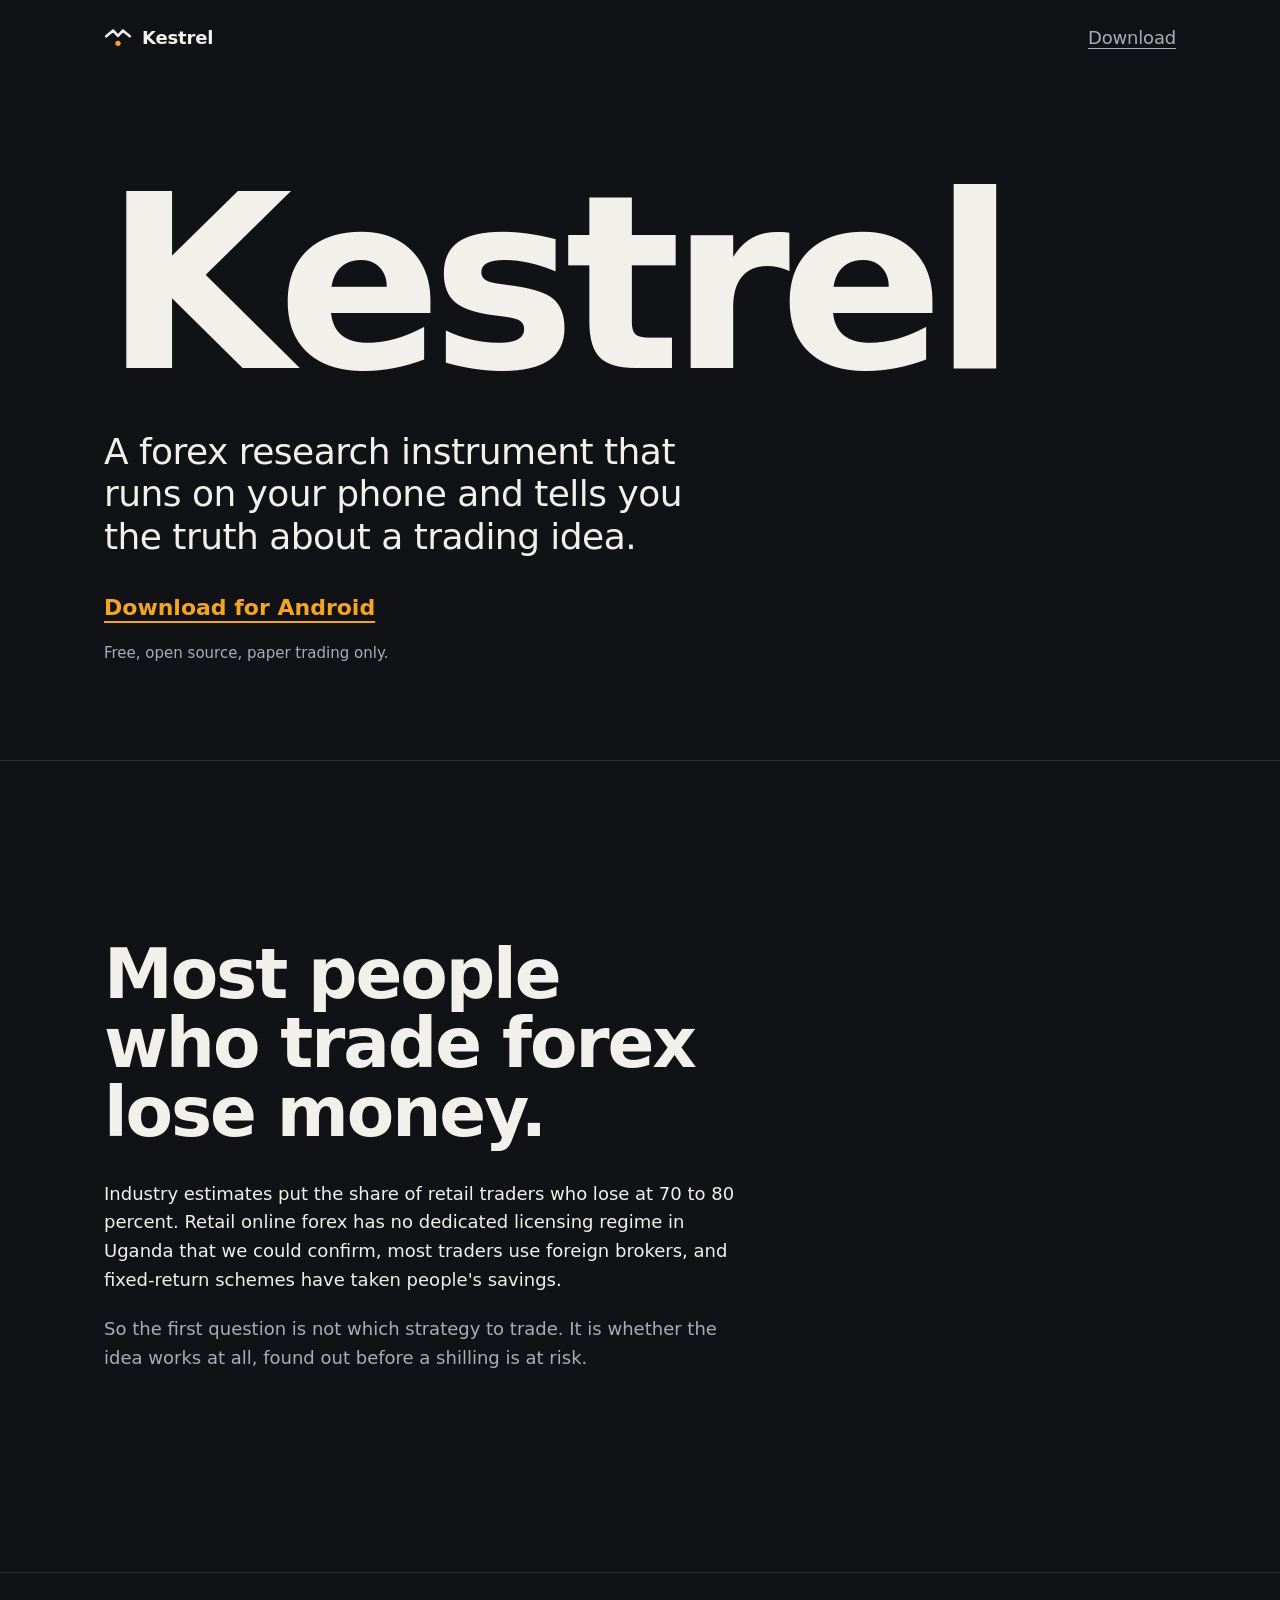
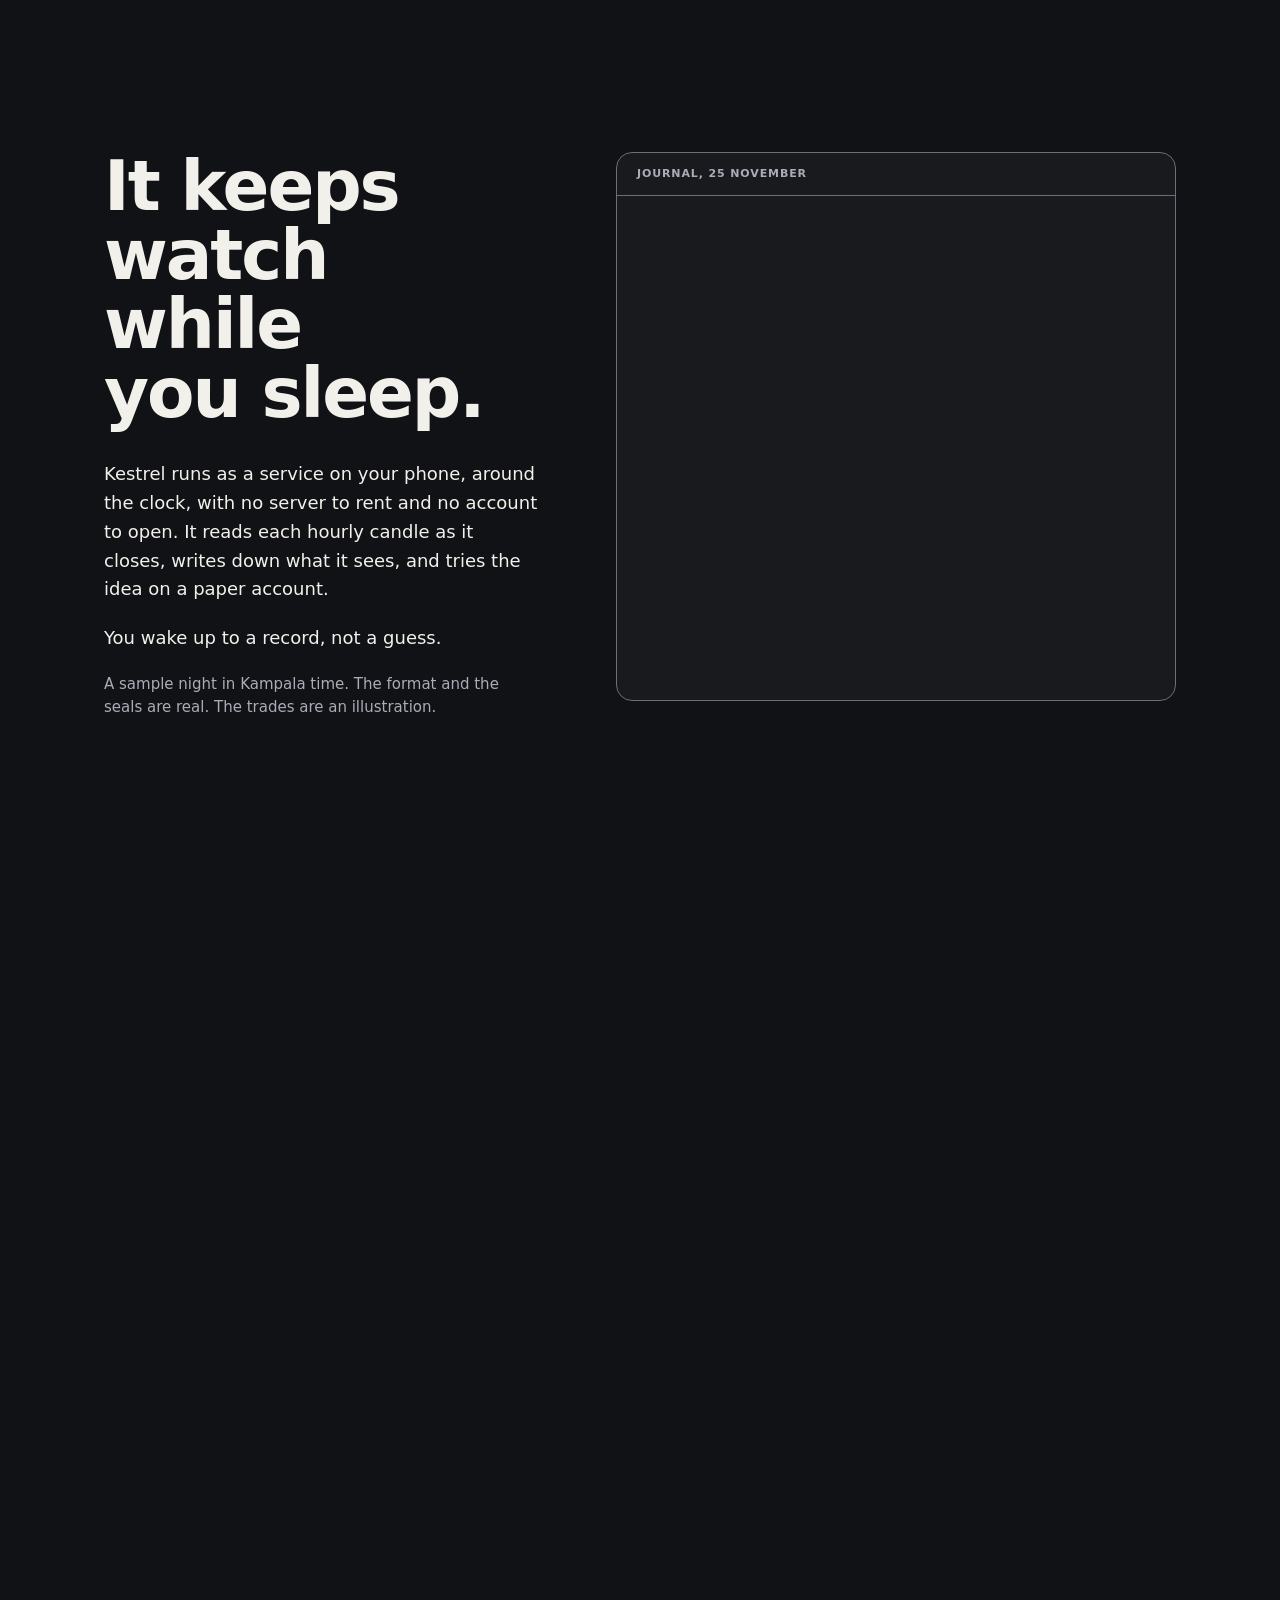
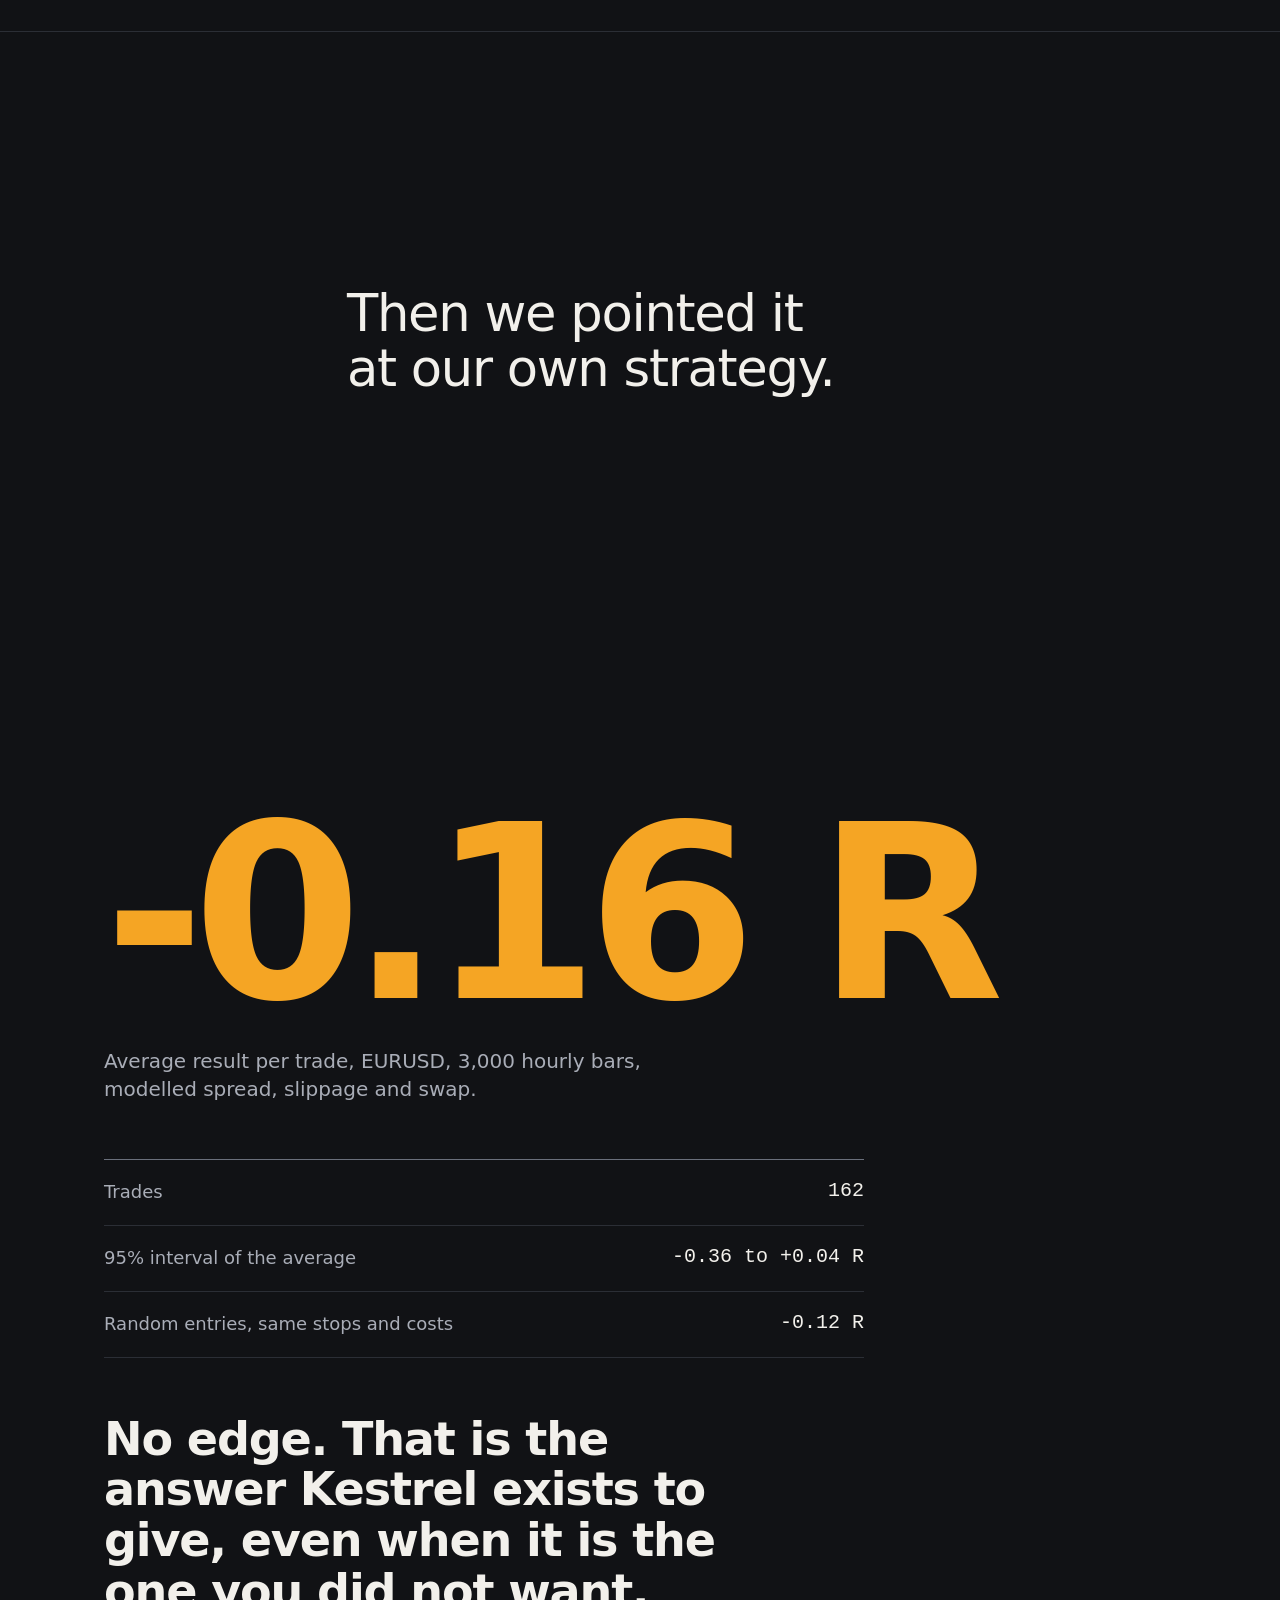
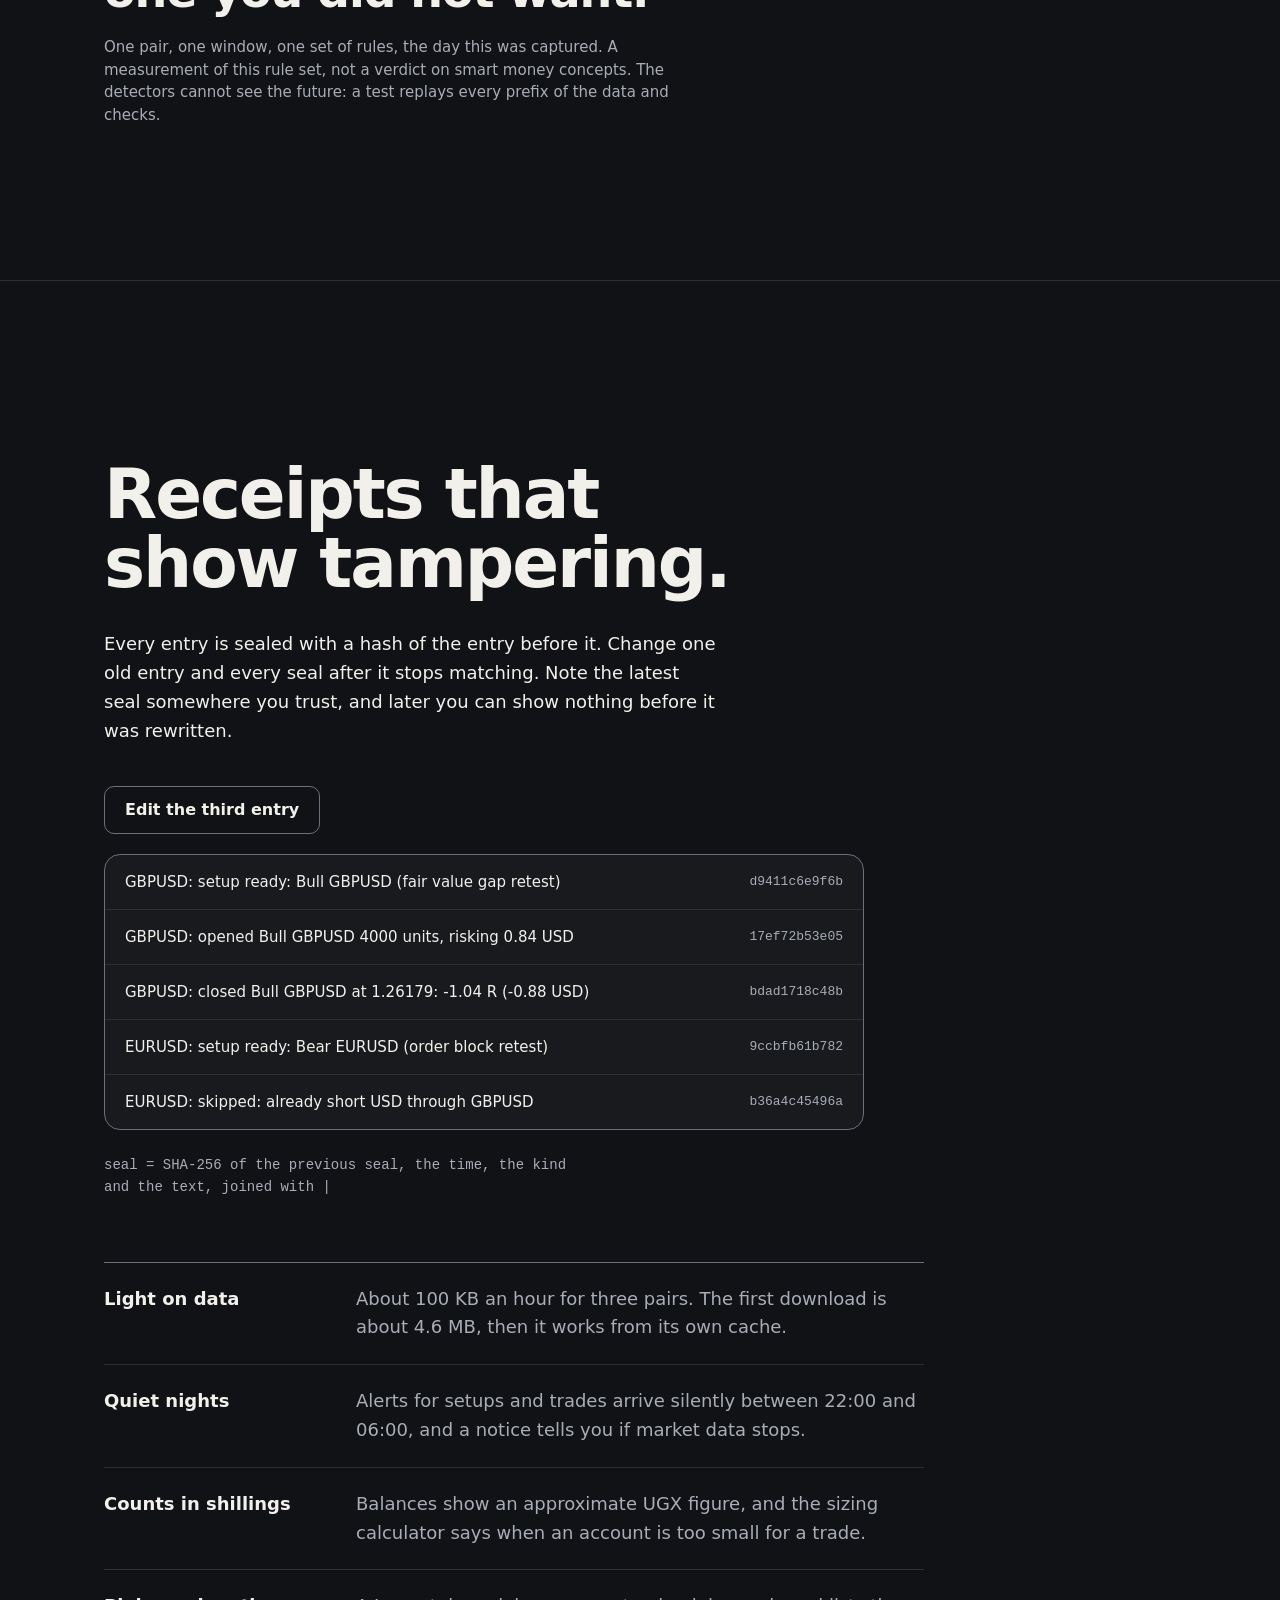
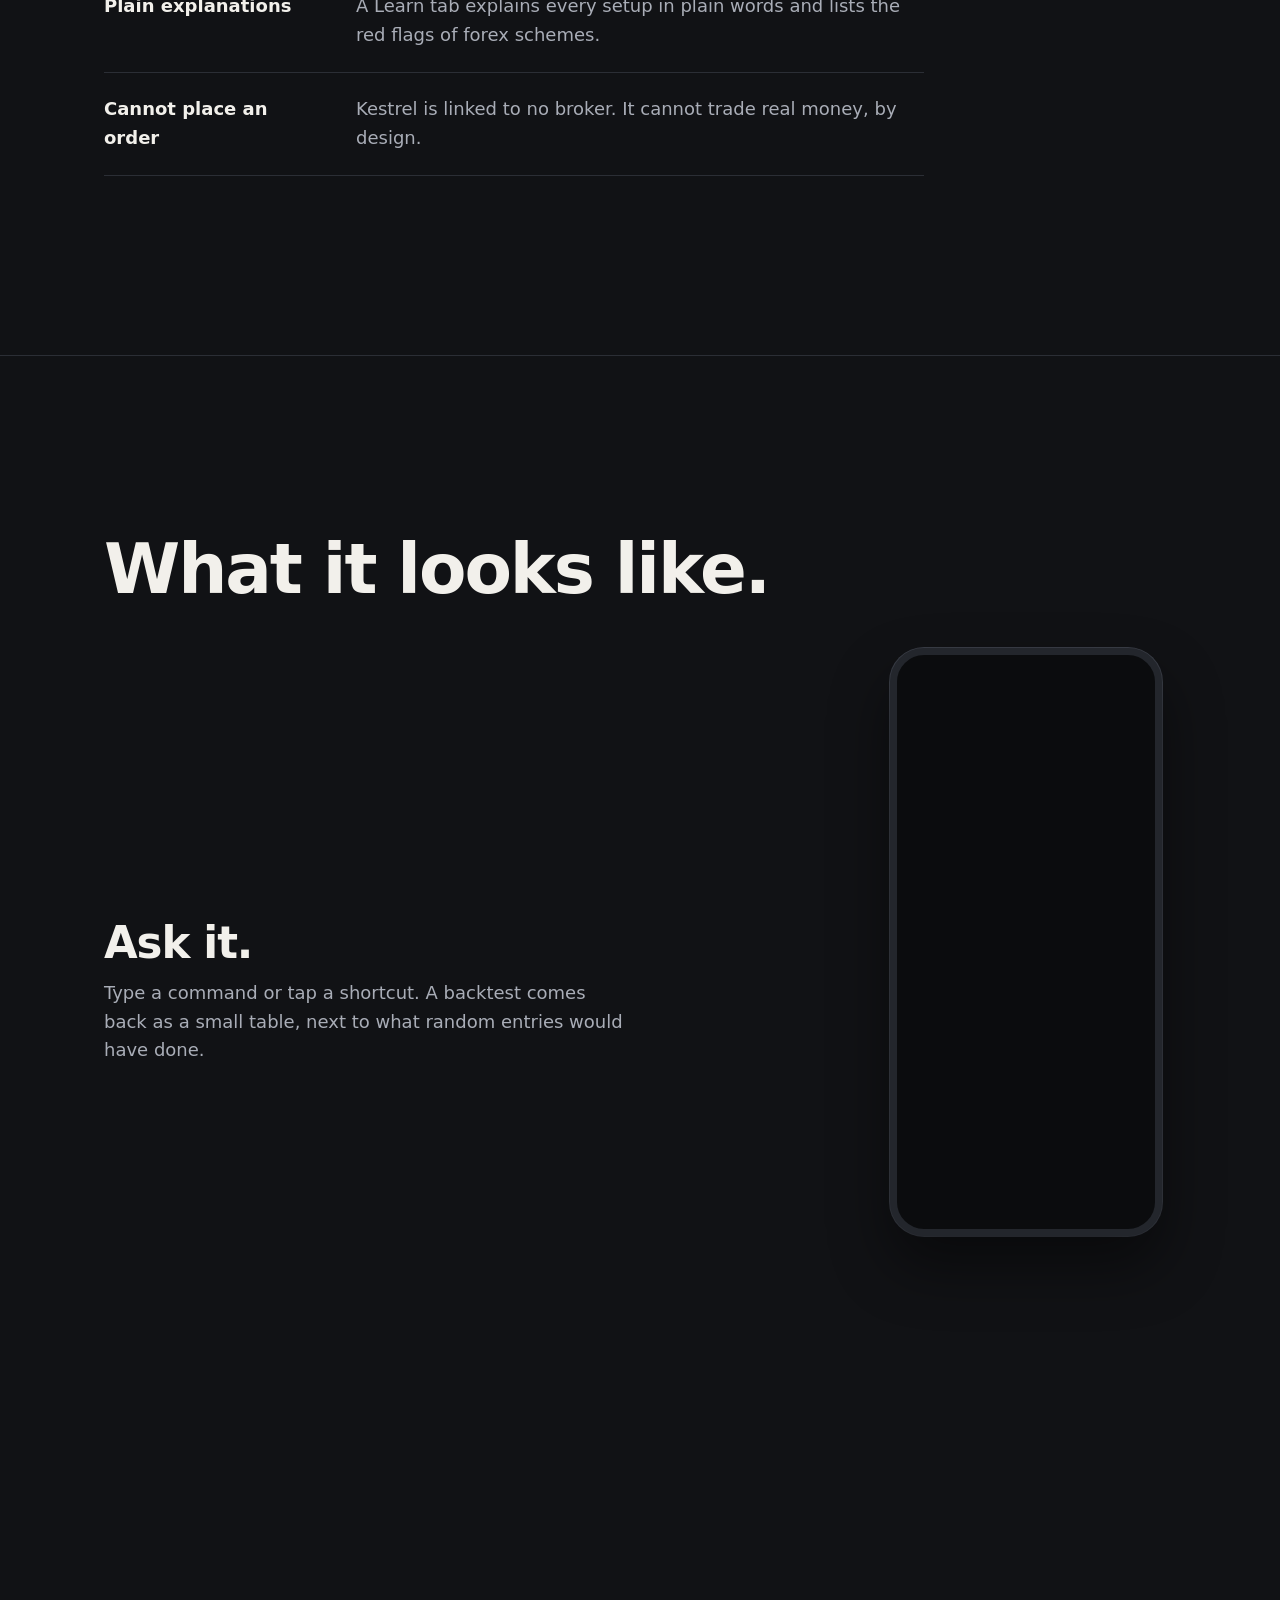
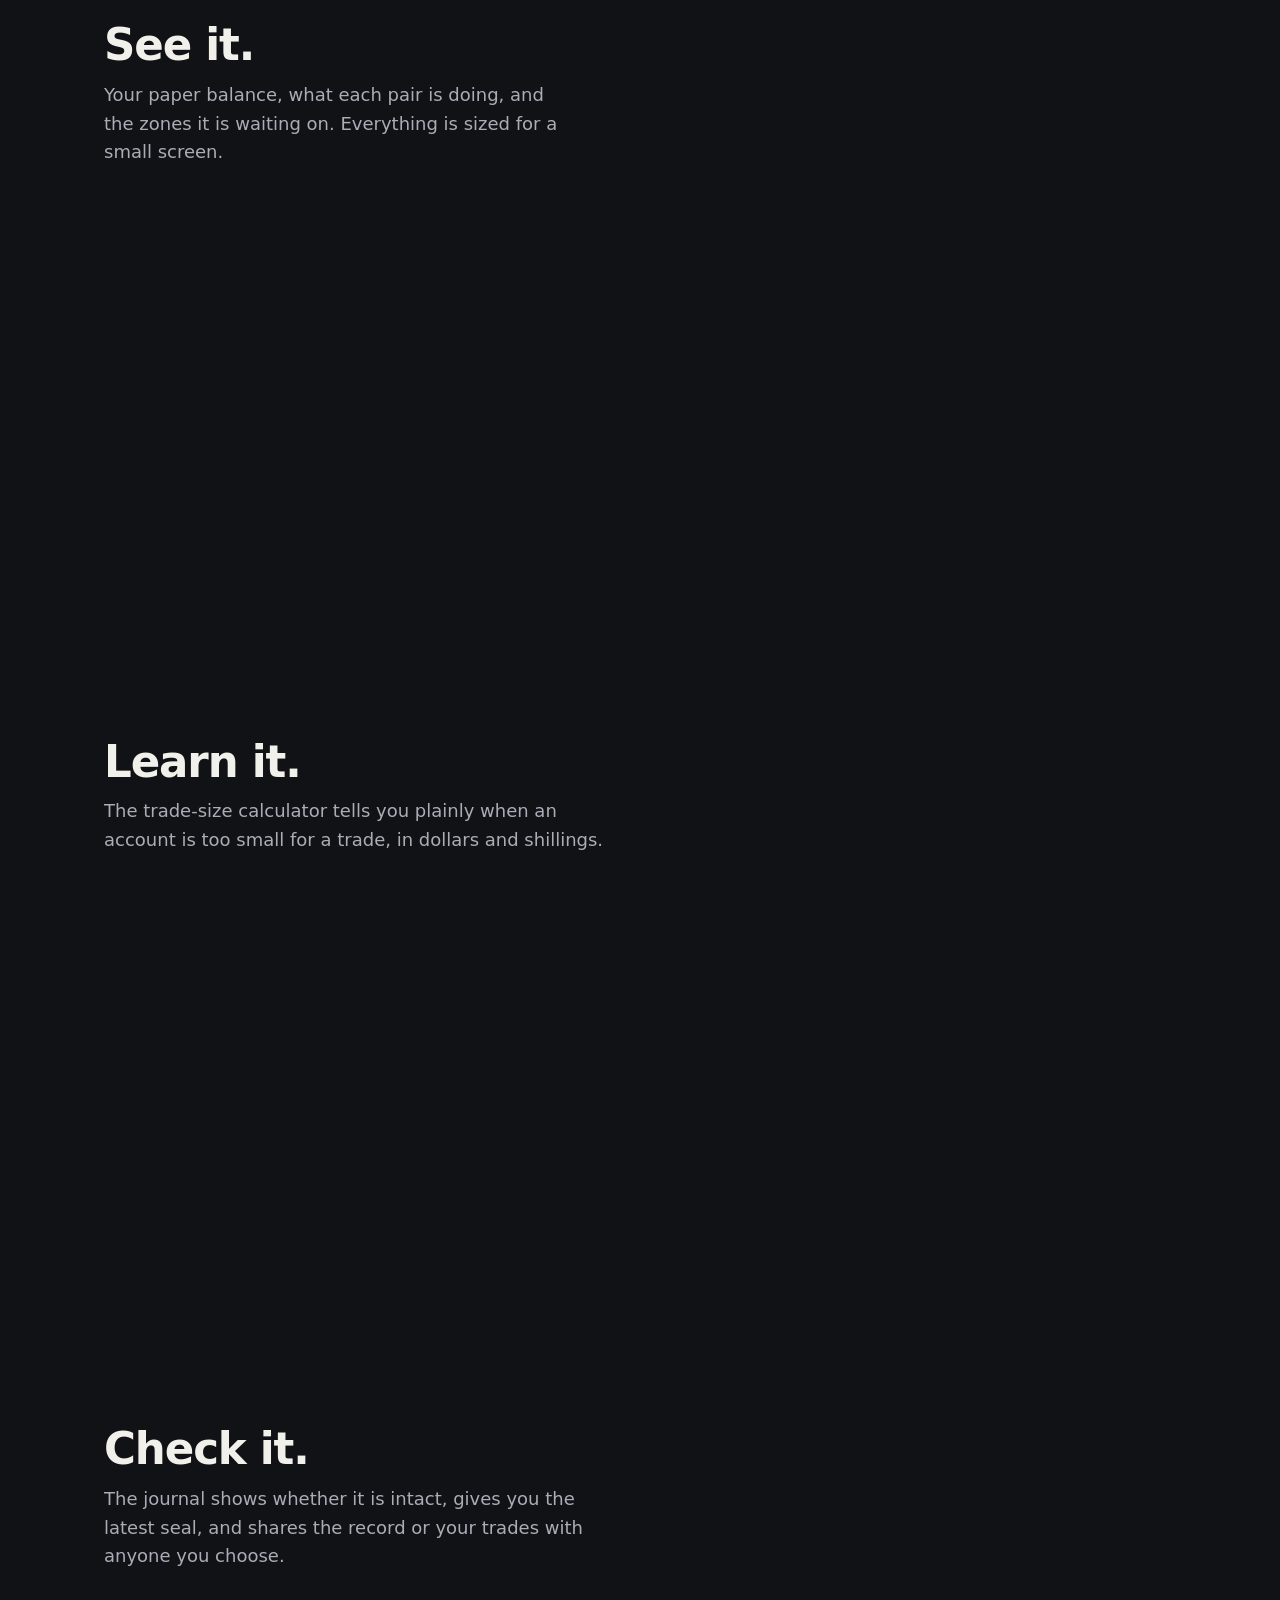
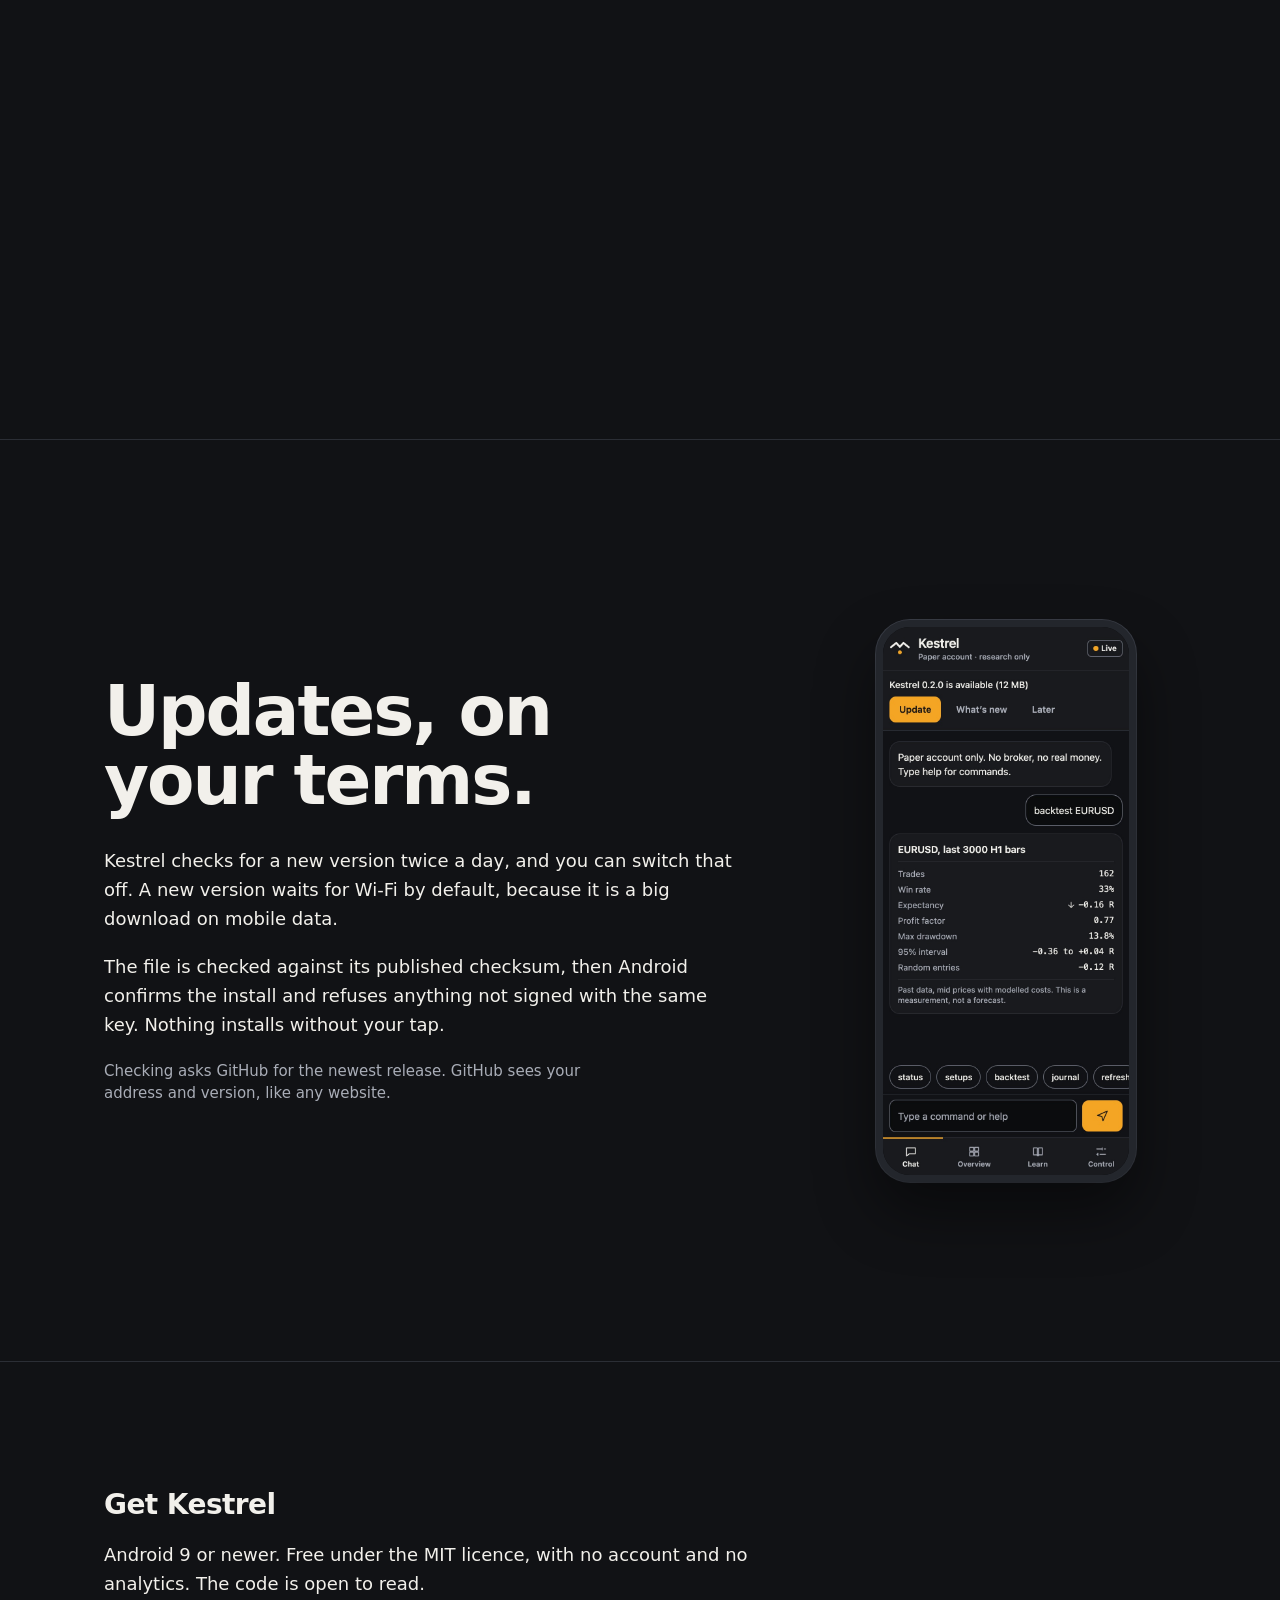
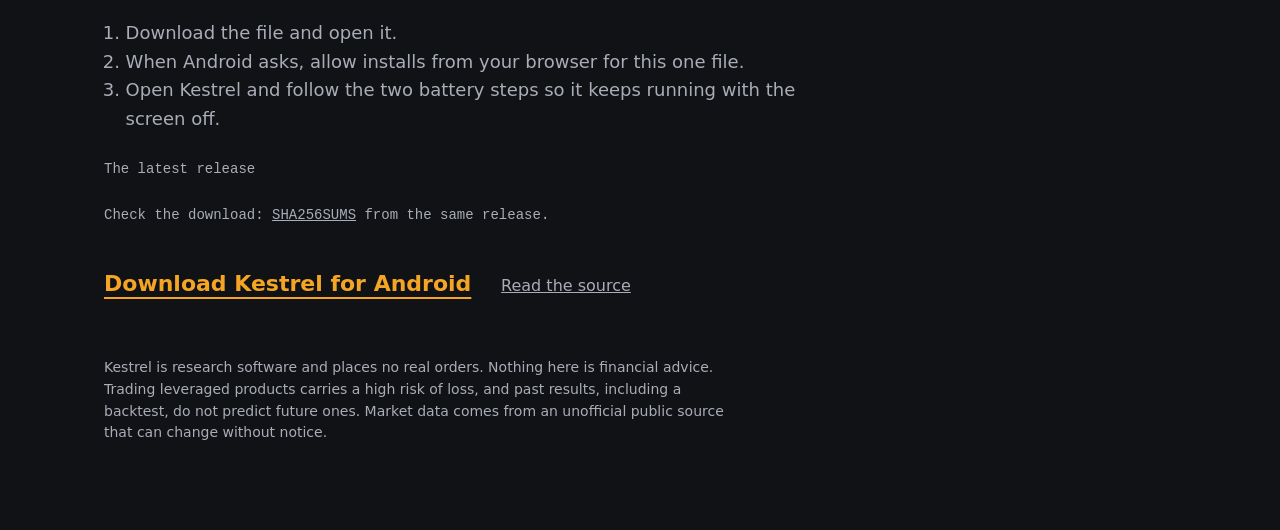
<file: site/index.html>
<!doctype html>
<html lang="en">
<head>
<meta charset="utf-8">
<meta name="viewport" content="width=device-width, initial-scale=1">
<title>Kestrel: a forex research instrument for your phone</title>
<meta name="description" content="Kestrel runs on your phone around the clock, tests trading ideas on a paper account with realistic costs, and tells you the truth before real money is at risk. Free and open source.">
<meta name="theme-color" content="#111215">
<meta property="og:title" content="Kestrel: the truth about a trading idea, on your phone">
<meta property="og:description" content="A free, open source forex research instrument for Android. Paper trading only. It shows its own failed result first.">
<meta property="og:type" content="website">
<meta property="og:image" content="https://calvinmagezi.github.io/kestrel/img/chat.jpg">
<link rel="icon" href="favicon.svg" type="image/svg+xml">
<style>
:root, [data-theme="dark"] {
  --surface: #111215;
  --surface-raised: #181a1e;
  --surface-sunken: #0b0c0e;
  --border: #2b2e35;
  --border-strong: #6a6f7b;
  --ink: #f2f0eb;
  --ink-muted: #a9adb7;
  --accent: #f5a524;
  --on-accent: #17181c;
  --accent-ink: #f5a524;
  --accent-edge: var(--accent);
  --focus-ring: var(--accent-ink);
  --shadow-sheet: 0 8px 24px rgba(0,0,0,0.5);
}

:root {
  --space-1: 4px;
  --space-2: 8px;
  --space-3: 12px;
  --space-4: 16px;
  --space-5: 20px;
  --space-6: 24px;
  --space-8: 32px;
  --space-12: 48px;
  --radius-sm: 6px;
  --radius-md: 10px;
  --radius-lg: 16px;
  --radius-full: 9999px;
  --touch-target: 48px;
  --chip-height: 36px;
  --icon: 20px;
  --font-sans: system-ui, "Segoe UI", Roboto, "Helvetica Neue", Arial, sans-serif;
  --font-mono: ui-monospace, "SF Mono", "Roboto Mono", Menlo, Consolas, monospace;
}

*{box-sizing:border-box}
html{scroll-behavior:smooth;background:var(--surface)}
body{margin:0;background:var(--surface);color:var(--ink);font-family:var(--font-sans);font-size:18px;line-height:1.6;-webkit-font-smoothing:antialiased}
::selection{background:var(--accent);color:var(--on-accent)}
a:focus-visible,label:focus-within{outline:2px solid var(--focus-ring);outline-offset:3px}
.wrap{max-width:1200px;margin-inline:auto;padding-inline:clamp(20px,5vw,64px)}
.folio{position:absolute;top:0;left:0;right:0;z-index:2}
.folio .wrap{display:flex;align-items:center;justify-content:space-between;padding-block:24px}
.folio a{color:var(--ink);text-decoration:none;display:inline-flex;align-items:center;gap:10px;font-weight:600;letter-spacing:-.01em}
.folio .dl{color:var(--ink-muted);font-weight:500;text-decoration:underline;text-underline-offset:4px;text-decoration-thickness:1px}
.mark{width:28px;height:28px}
.mark .wing{fill:none;stroke:var(--ink);stroke-width:6;stroke-linecap:round;stroke-linejoin:round}
.mark .dot{fill:var(--accent)}
.title{min-height:760px;display:flex;flex-direction:column;justify-content:flex-end;padding-block:160px 96px}
.title .wrap{width:100%}
.title h1{margin:0;font-size:clamp(88px,19vw,260px);line-height:.88;font-weight:600;letter-spacing:-.045em}
.title .lead{margin:40px 0 0;max-width:30ch;font-size:clamp(24px,3vw,36px);line-height:1.18;letter-spacing:-.015em;font-weight:500;text-wrap:balance}
.go{display:inline-block;margin-top:32px;color:var(--accent);font-size:22px;font-weight:600;text-underline-offset:6px;text-decoration-thickness:2px}
.go:hover{color:var(--ink)}
.small{margin:16px 0 0;color:var(--ink-muted);font-size:15px;line-height:1.5}
.ch{padding-block:clamp(96px,14vw,200px);border-top:1px solid var(--border)}
.ch h2{margin:0 0 32px;font-size:clamp(36px,5.4vw,72px);line-height:1;font-weight:600;letter-spacing:-.03em;max-width:16ch;text-wrap:balance}
.ch p{margin:0 0 20px;max-width:56ch;text-wrap:pretty}
.ch p.soft{color:var(--ink-muted)}
.nightgrid{display:grid;grid-template-columns:minmax(0,1fr) minmax(0,560px);gap:clamp(32px,6vw,96px);align-items:start;min-height:1300px}
.nightgrid>div:first-child{position:sticky;top:120px}
.ledger{position:sticky;top:96px;margin:0;padding:0;list-style:none;border:1px solid var(--border-strong);border-radius:var(--radius-lg);background:var(--surface-raised);overflow:hidden}
.ledger li{display:grid;grid-template-columns:64px minmax(0,1fr);gap:4px 16px;padding:18px 20px;border-bottom:1px solid var(--border)}
.ledger li:last-child{border-bottom:0}
.ledger time{font:500 14px/22px var(--font-mono);color:var(--accent)}
.ledger .t{font:400 15px/22px var(--font-sans)}
.ledger .s{grid-column:2;font:500 12px/16px var(--font-mono);color:var(--ink-muted);letter-spacing:.02em}
.ledger li.head{display:block;padding:14px 20px;border-bottom:1px solid var(--border-strong);font:600 11px/14px var(--font-sans);letter-spacing:.08em;text-transform:uppercase;color:var(--ink-muted)}
.silence{min-height:620px;display:flex;align-items:center;border-top:1px solid var(--border)}
.silence p{margin:0;font-size:clamp(28px,4vw,56px);line-height:1.08;letter-spacing:-.025em;font-weight:500;max-width:18ch;text-wrap:balance}
.peak{padding-block:clamp(80px,12vw,180px);min-height:1100px}
.bigfig{margin:0;white-space:nowrap;font:600 clamp(72px,19vw,280px)/.9 var(--font-sans);letter-spacing:-.05em;color:var(--accent);font-variant-numeric:tabular-nums}
.bigcap{margin:24px 0 56px;font:500 clamp(16px,1.6vw,20px)/1.4 var(--font-sans);color:var(--ink-muted);max-width:44ch}
.rows{display:grid;grid-template-columns:minmax(0,1fr) auto;max-width:760px;border-top:1px solid var(--border-strong);margin:0 0 56px}
.rows dt,.rows dd{margin:0;padding:18px 0;border-bottom:1px solid var(--border)}
.rows dt{color:var(--ink-muted)}
.rows dd{font:500 20px/1.3 var(--font-mono);text-align:right;font-variant-numeric:tabular-nums}
.verdict{margin:0 0 20px;font-size:clamp(28px,3.6vw,48px);line-height:1.1;letter-spacing:-.025em;font-weight:600;max-width:20ch;text-wrap:balance}
.tamper{margin:40px 0 24px;max-width:760px}
.edit{position:absolute;opacity:0;width:1px;height:1px}
.tamper label.btn{display:inline-flex;align-items:center;min-height:48px;padding:0 20px;border:1px solid var(--border-strong);border-radius:var(--radius-md);cursor:pointer;font-weight:600;font-size:16px;color:var(--ink)}
.edit:focus-visible + label.btn{outline:2px solid var(--focus-ring);outline-offset:3px}
.edit:checked + label.btn{background:var(--ink);color:var(--surface);border-color:var(--ink)}
.chain{margin:20px 0 0;padding:0;list-style:none;border:1px solid var(--border-strong);border-radius:var(--radius-lg);overflow:hidden;background:var(--surface-raised)}
.chain li{display:grid;grid-template-columns:minmax(0,1fr) auto;gap:4px 16px;padding:16px 20px;border-bottom:1px solid var(--border);font:400 15px/22px var(--font-sans)}
.chain li:last-child{border-bottom:0}
.chain .sealtxt{font:500 13px/18px var(--font-mono);color:var(--ink-muted);text-align:right;align-self:center}
.chain .bad,.chain .b{display:none}
.edit:checked ~ .chain .a{display:none}
.edit:checked ~ .chain .b{display:inline}
.edit:checked ~ .chain li.e3{background:var(--accent);color:var(--on-accent)}
.edit:checked ~ .chain li.e3 .sealtxt{color:var(--on-accent)}
.edit:checked ~ .chain li.after{opacity:.55}
.edit:checked ~ .chain .bad{display:inline;font-weight:600}
.formula{margin:16px 0 0;font:500 14px/22px var(--font-mono);color:var(--ink-muted);max-width:60ch}
.facts{margin:64px 0 0;max-width:820px;border-top:1px solid var(--border-strong)}
.facts div{display:grid;grid-template-columns:minmax(0,220px) minmax(0,1fr);gap:8px 32px;padding:22px 0;border-bottom:1px solid var(--border)}
.facts dt{margin:0;font-weight:600}
.facts dd{margin:0;color:var(--ink-muted);max-width:52ch}
.screenwrap{display:grid;grid-template-columns:minmax(0,1fr) 300px;gap:clamp(32px,6vw,96px);align-items:start;margin-top:48px}
.step{padding-block:40px;min-height:0}
.step h3{margin:0 0 12px;font-size:clamp(28px,3.4vw,44px);line-height:1.05;letter-spacing:-.025em;font-weight:600}
.step p{margin:0 0 20px;max-width:46ch;color:var(--ink-muted)}
.alt{margin:0 0 8px}
.frame{position:relative;width:260px;aspect-ratio:390/844;border-radius:34px;border:7px solid #23262c;background:#0b0c0e;overflow:hidden;box-shadow:0 30px 60px rgba(0,0,0,.45),0 0 0 1px #3a3e47}
.frame img{display:block;width:100%;height:100%;object-fit:cover}
.alt .frame{margin-bottom:8px}
.phone{display:none}
.updgrid{display:grid;grid-template-columns:minmax(0,1fr) 300px;gap:clamp(32px,6vw,96px);align-items:center}
.close{border-top:1px solid var(--border);padding-block:clamp(72px,10vw,140px) 72px}
.close h2{margin:0 0 20px;font-size:28px;line-height:1.1;font-weight:600;letter-spacing:-.02em}
.close p,.close li{max-width:60ch}
.close ol{margin:20px 0 0;padding-left:1.2em;color:var(--ink-muted)}
.close .sum{margin:24px 0 8px;font:500 14px/22px var(--font-mono);color:var(--ink-muted);word-break:break-word}
.close .alt2{margin-left:24px;color:var(--ink-muted);font-size:16px}
.close .legal{margin-top:56px;color:var(--ink-muted);font-size:14px;line-height:1.55;max-width:70ch}
@media (max-width:899px){
  .nightgrid{grid-template-columns:minmax(0,1fr);min-height:0}
  .nightgrid>div:first-child,.ledger{position:static}
  .peak{min-height:0}
  .silence{min-height:360px}
  .facts div{grid-template-columns:minmax(0,1fr)}
  .title{min-height:640px}
  .screenwrap,.updgrid{grid-template-columns:minmax(0,1fr)}
}
@supports (animation-timeline: view()) {
  @media (prefers-reduced-motion: no-preference) {
    @keyframes rise{from{opacity:0;transform:translateY(18px)}to{opacity:1;transform:none}}
    @keyframes unclip{from{clip-path:inset(0 100% 0 0)}to{clip-path:inset(0 0 0 0)}}
    @keyframes pane{0%,30%{opacity:0;transform:translateY(24px)}42%,58%{opacity:1;transform:none}70%,100%{opacity:0;transform:translateY(-24px)}}
    @keyframes panelast{0%,30%{opacity:0;transform:translateY(24px)}42%,100%{opacity:1;transform:none}}
    .ch h2,.ch>.wrap>p,.facts div,.close .wrap>*,.step h3,.step p{animation:rise linear both;animation-timeline:view();animation-range:entry 0% entry 38%}
    .bigfig{animation:unclip linear both;animation-timeline:view();animation-range:entry 35% entry 100%}
    .updgrid .frame{animation:rise linear both;animation-timeline:view();animation-range:entry 5% entry 45%}
  }
  @media (prefers-reduced-motion: no-preference) and (min-width:900px) {
    .night{view-timeline:--night block}
    .ledger li{animation:rise linear both;animation-timeline:--night}
    .ledger li:nth-of-type(2){animation-range:cover 30% cover 36%}
    .ledger li:nth-of-type(3){animation-range:cover 38% cover 44%}
    .ledger li:nth-of-type(4){animation-range:cover 46% cover 52%}
    .ledger li:nth-of-type(5){animation-range:cover 54% cover 60%}
    .ledger li:nth-of-type(6){animation-range:cover 62% cover 68%}
    .ledger li.head{animation:none}
    .screenwrap{timeline-scope:--s1,--s2,--s3,--s4}
    .step:nth-child(1){view-timeline:--s1 block}
    .step:nth-child(2){view-timeline:--s2 block}
    .step:nth-child(3){view-timeline:--s3 block}
    .step:nth-child(4){view-timeline:--s4 block}
    .step{min-height:78vh;display:flex;flex-direction:column;justify-content:center}
    .step h3,.step p{animation:none}
    .alt{display:none}
    .phone{display:block;position:sticky;top:calc(50vh - 290px);height:580px;grid-column:2;grid-row:1}
    .steps{grid-column:1;grid-row:1}
    .phone .frame{position:absolute;inset:0;margin:auto;width:272px;height:auto;aspect-ratio:390/844}
    .phone .frame img{position:absolute;inset:0;opacity:0;animation:pane linear both}
    .phone .frame img.s1{animation-timeline:--s1}
    .phone .frame img.s2{animation-timeline:--s2}
    .phone .frame img.s3{animation-timeline:--s3}
    .phone .frame img.s4{animation-timeline:--s4;animation-name:panelast}
  }
}
@media (prefers-reduced-motion: reduce){html{scroll-behavior:auto}}
</style>
</head>
<body>
<header class="folio">
  <div class="wrap">
    <a href="#top"><svg class="mark" viewBox="0 0 64 64" aria-hidden="true"><path class="wing" d="M5 28 L21 15 L32 27 L43 15 L59 28"/><circle class="dot" cx="32" cy="44" r="6"/></svg>Kestrel</a>
    <a class="dl" href="#get">Download</a>
  </div>
</header>

<main id="top">
  <section class="title">
    <div class="wrap">
      <h1>Kestrel</h1>
      <p class="lead">A forex research instrument that runs on your phone and tells you the truth about a trading idea.</p>
      <a class="go" href="#get">Download for Android</a>
      <p class="small">Free, open source, paper trading only.</p>
    </div>
  </section>

  <section class="ch odds">
    <div class="wrap">
      <h2>Most people who trade forex lose money.</h2>
      <p>Industry estimates put the share of retail traders who lose at 70 to 80 percent. Retail online forex has no dedicated licensing regime in Uganda that we could confirm, most traders use foreign brokers, and fixed-return schemes have taken people's savings.</p>
      <p class="soft">So the first question is not which strategy to trade. It is whether the idea works at all, found out before a shilling is at risk.</p>
    </div>
  </section>

  <section class="ch night" id="night">
    <div class="wrap nightgrid">
      <div>
        <h2>It keeps watch while you sleep.</h2>
        <p>Kestrel runs as a service on your phone, around the clock, with no server to rent and no account to open. It reads each hourly candle as it closes, writes down what it sees, and tries the idea on a paper account.</p>
        <p>You wake up to a record, not a guess.</p>
        <p class="small">A sample night in Kampala time. The format and the seals are real. The trades are an illustration.</p>
      </div>
      <ol class="ledger" aria-label="A sample night in the journal">
        <li class="head">Journal, 25 November</li>
        <li><time>00:15</time><span class="t">GBPUSD: setup ready: Bull GBPUSD (fair value gap retest), entry at next open, stop 1.26210</span><span class="s">seal d9411c6e9f6b</span></li>
        <li><time>01:00</time><span class="t">GBPUSD: opened Bull GBPUSD 4000 units, stop 21.0 pips, 2.0R target, risking 0.84 USD</span><span class="s">seal 17ef72b53e05</span></li>
        <li><time>04:00</time><span class="t">GBPUSD: closed Bull GBPUSD Stop at 1.26179: -1.04 R (-0.88 USD)</span><span class="s">seal bdad1718c48b</span></li>
        <li><time>06:30</time><span class="t">EURUSD: setup ready: Bear EURUSD (order block retest), entry at next open, stop 1.09310</span><span class="s">seal 9ccbfb61b782</span></li>
        <li><time>07:00</time><span class="t">EURUSD: skipped: already short USD through GBPUSD, one position per USD side</span><span class="s">seal b36a4c45496a</span></li>
      </ol>
    </div>
  </section>

  <section class="silence"><div class="wrap"><p>Then we pointed it at our own strategy.</p></div></section>

  <section class="peak" id="test">
    <div class="wrap">
      <p class="bigfig" aria-label="Expectancy minus 0.16 R">-0.16 R</p>
      <p class="bigcap">Average result per trade, EURUSD, 3,000 hourly bars, modelled spread, slippage and swap.</p>
      <dl class="rows">
        <dt>Trades</dt><dd>162</dd>
        <dt>95% interval of the average</dt><dd>-0.36 to +0.04 R</dd>
        <dt>Random entries, same stops and costs</dt><dd>-0.12 R</dd>
      </dl>
      <p class="verdict">No edge. That is the answer Kestrel exists to give, even when it is the one you did not want.</p>
      <p class="small" style="max-width:60ch">One pair, one window, one set of rules, the day this was captured. A measurement of this rule set, not a verdict on smart money concepts. The detectors cannot see the future: a test replays every prefix of the data and checks.</p>
    </div>
  </section>

  <section class="ch receipts" id="receipts">
    <div class="wrap">
      <h2>Receipts that show tampering.</h2>
      <p>Every entry is sealed with a hash of the entry before it. Change one old entry and every seal after it stops matching. Note the latest seal somewhere you trust, and later you can show nothing before it was rewritten.</p>
      <div class="tamper">
        <input type="checkbox" id="edit" class="edit">
        <label class="btn" for="edit">Edit the third entry</label>
        <ol class="chain">
          <li><span>GBPUSD: setup ready: Bull GBPUSD (fair value gap retest)</span><span class="sealtxt">d9411c6e9f6b</span></li>
          <li><span>GBPUSD: opened Bull GBPUSD 4000 units, risking 0.84 USD</span><span class="sealtxt">17ef72b53e05</span></li>
          <li class="e3"><span>GBPUSD: closed Bull GBPUSD at 1.26179: <span class="a">-1.04 R (-0.88 USD)</span><span class="b">+2.00 R (+1.68 USD)</span></span><span class="sealtxt"><span class="a">bdad1718c48b</span><span class="b">stored bdad1718c48b, now d98d5010f847</span><span class="bad"> Mismatch</span></span></li>
          <li class="after"><span>EURUSD: setup ready: Bear EURUSD (order block retest)</span><span class="sealtxt">9ccbfb61b782<span class="bad"> Cannot be trusted</span></span></li>
          <li class="after"><span>EURUSD: skipped: already short USD through GBPUSD</span><span class="sealtxt">b36a4c45496a<span class="bad"> Cannot be trusted</span></span></li>
        </ol>
      </div>
      <p class="formula">seal = SHA-256 of the previous seal, the time, the kind and the text, joined with |</p>
      <dl class="facts">
        <div><dt>Light on data</dt><dd>About 100 KB an hour for three pairs. The first download is about 4.6 MB, then it works from its own cache.</dd></div>
        <div><dt>Quiet nights</dt><dd>Alerts for setups and trades arrive silently between 22:00 and 06:00, and a notice tells you if market data stops.</dd></div>
        <div><dt>Counts in shillings</dt><dd>Balances show an approximate UGX figure, and the sizing calculator says when an account is too small for a trade.</dd></div>
        <div><dt>Plain explanations</dt><dd>A Learn tab explains every setup in plain words and lists the red flags of forex schemes.</dd></div>
        <div><dt>Cannot place an order</dt><dd>Kestrel is linked to no broker. It cannot trade real money, by design.</dd></div>
      </dl>
    </div>
  </section>

  <section class="ch screens" id="screens">
    <div class="wrap">
      <h2>What it looks like.</h2>
      <div class="screenwrap">
        <div class="steps">
          <article class="step">
            <h3>Ask it.</h3>
            <p>Type a command or tap a shortcut. A backtest comes back as a small table, next to what random entries would have done.</p>
            <figure class="alt"><div class="frame"><img src="img/chat.jpg" width="780" height="1688" loading="lazy" alt="The chat showing a backtest of EURUSD with expectancy of minus 0.16 R and the random-entry comparison"></div></figure>
          </article>
          <article class="step">
            <h3>See it.</h3>
            <p>Your paper balance, what each pair is doing, and the zones it is waiting on. Everything is sized for a small screen.</p>
            <figure class="alt"><div class="frame"><img src="img/overview.jpg" width="780" height="1688" loading="lazy" alt="The overview screen with balance, three pairs and the zones being watched"></div></figure>
          </article>
          <article class="step">
            <h3>Learn it.</h3>
            <p>The trade-size calculator tells you plainly when an account is too small for a trade, in dollars and shillings.</p>
            <figure class="alt"><div class="frame"><img src="img/learn.jpg" width="780" height="1688" loading="lazy" alt="The size-a-trade calculator saying a 100 dollar account is too small for a 20 pip stop"></div></figure>
          </article>
          <article class="step">
            <h3>Check it.</h3>
            <p>The journal shows whether it is intact, gives you the latest seal, and shares the record or your trades with anyone you choose.</p>
            <figure class="alt"><div class="frame"><img src="img/record.jpg" width="780" height="1688" loading="lazy" alt="The record section showing the journal as intact with its latest seal and share buttons"></div></figure>
          </article>
        </div>
        <div class="phone" aria-hidden="true">
          <div class="frame">
            <img class="s1" src="img/chat.jpg" width="780" height="1688" loading="lazy" alt="">
            <img class="s2" src="img/overview.jpg" width="780" height="1688" loading="lazy" alt="">
            <img class="s3" src="img/learn.jpg" width="780" height="1688" loading="lazy" alt="">
            <img class="s4" src="img/record.jpg" width="780" height="1688" loading="lazy" alt="">
          </div>
        </div>
      </div>
    </div>
  </section>

  <section class="ch updates" id="updates">
    <div class="wrap updgrid">
      <div>
        <h2>Updates, on your terms.</h2>
        <p>Kestrel checks for a new version twice a day, and you can switch that off. A new version waits for Wi-Fi by default, because it is a big download on mobile data.</p>
        <p>The file is checked against its published checksum, then Android confirms the install and refuses anything not signed with the same key. Nothing installs without your tap.</p>
        <p class="small">Checking asks GitHub for the newest release. GitHub sees your address and version, like any website.</p>
      </div>
      <figure style="margin:0"><div class="frame"><img src="img/update.jpg" width="780" height="1688" loading="lazy" alt="The update bar offering Kestrel 0.2.0 with Update, What's new and Later"></div></figure>
    </div>
  </section>

  <section class="close" id="get">
    <div class="wrap">
      <h2>Get Kestrel</h2>
      <p>Android 9 or newer. Free under the MIT licence, with no account and no analytics. The code is open to read.</p>
      <ol>
        <li>Download the file and open it.</li>
        <li>When Android asks, allow installs from your browser for this one file.</li>
        <li>Open Kestrel and follow the two battery steps so it keeps running with the screen off.</li>
      </ol>
      <p class="sum" id="relinfo">The latest release</p>
      <p class="sum">Check the download: <a href="https://github.com/CalvinMagezi/kestrel/releases/latest/download/SHA256SUMS" style="color:var(--ink-muted)">SHA256SUMS</a> from the same release.</p>
      <a class="go" href="https://github.com/CalvinMagezi/kestrel/releases/latest/download/Kestrel-android.apk">Download Kestrel for Android</a>
      <a class="alt2" href="https://github.com/CalvinMagezi/kestrel">Read the source</a>
      <p class="legal">Kestrel is research software and places no real orders. Nothing here is financial advice. Trading leveraged products carries a high risk of loss, and past results, including a backtest, do not predict future ones. Market data comes from an unofficial public source that can change without notice.</p>
    </div>
  </section>
</main>
<script>
(function () {
  var el = document.getElementById("relinfo");
  if (!el || !window.fetch) return;
  fetch("https://api.github.com/repos/CalvinMagezi/kestrel/releases/latest", { headers: { Accept: "application/vnd.github+json" } })
    .then(function (r) { return r.ok ? r.json() : null; })
    .then(function (j) {
      if (!j) return;
      var apk = (j.assets || []).find(function (a) { return /\.apk$/.test(a.name); });
      if (!apk) return;
      var d = new Date(j.published_at);
      el.textContent = "Version " + j.tag_name.replace(/^v/, "") + ", " + Math.round(apk.size / 1048576) + " MB, released " + d.toLocaleDateString("en-GB", { day: "numeric", month: "long", year: "numeric" });
    })
    .catch(function () { /* the static text stays */ });
})();
</script>
</body>
</html>
</file>
